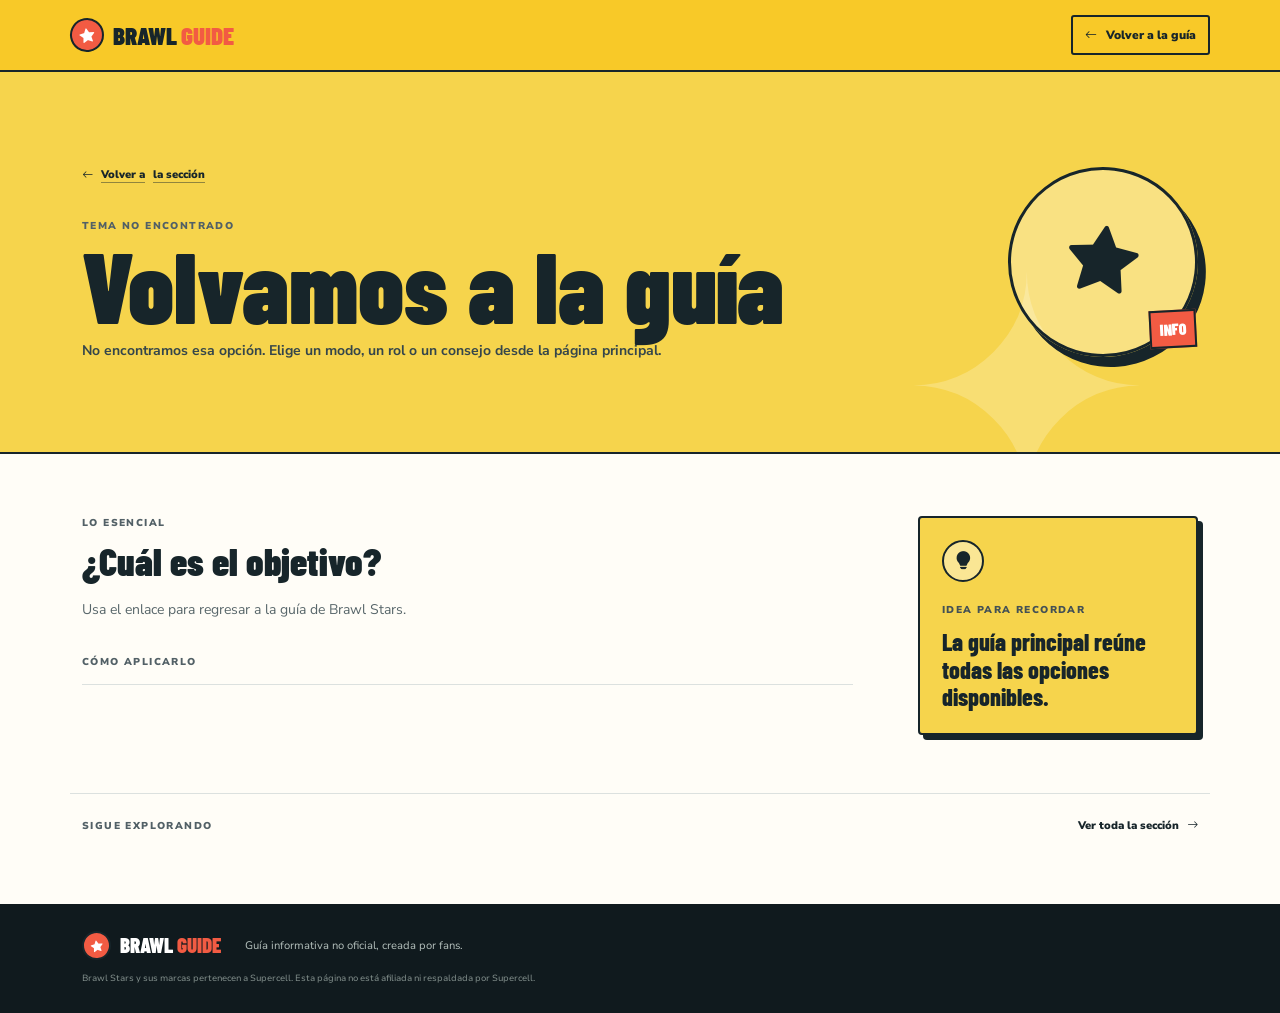
<file: detalle.html>
<!doctype html>
<html lang="es">
<head>
    <meta charset="utf-8">
    <meta name="viewport" content="width=device-width, initial-scale=1">
    <meta name="description" content="Más información sobre Brawl Stars.">
    <meta name="theme-color" content="#f8c928">
    <title>Detalle | Brawl Guide</title>
    <link rel="preconnect" href="https://fonts.googleapis.com">
    <link rel="preconnect" href="https://fonts.gstatic.com" crossorigin>
    <link href="https://fonts.googleapis.com/css2?family=Barlow+Condensed:wght@600;700;800;900&family=Nunito+Sans:wght@400;600;700;800;900&display=swap" rel="stylesheet">
    <link href="https://cdn.jsdelivr.net/npm/bootstrap@5.3.3/dist/css/bootstrap.min.css" rel="stylesheet">
    <link href="https://cdn.jsdelivr.net/npm/bootstrap-icons@1.11.3/font/bootstrap-icons.min.css" rel="stylesheet">
    <link rel="stylesheet" href="style.css">
</head>
<body class="detail-body">
    <header class="site-header">
        <nav class="navbar container" aria-label="Navegación principal">
            <a class="navbar-brand game-brand" href="index.html#inicio" aria-label="Brawl Guide, inicio"><span class="brand-star"><i class="bi bi-star-fill" aria-hidden="true"></i></span><span>BRAWL<span class="brand-accent">GUIDE</span></span></a>
            <a class="detail-back" id="backToGuide" href="index.html"><i class="bi bi-arrow-left" aria-hidden="true"></i> Volver a la guía</a>
        </nav>
    </header>

    <main id="detailPage" class="detail-page" data-tone="yellow">
        <section class="detail-hero">
            <div class="container detail-hero-inner">
                <div class="detail-copy">
                    <a class="detail-breadcrumb" id="detailBreadcrumb" href="index.html#modos"><i class="bi bi-arrow-left" aria-hidden="true"></i> Volver a <span id="detailCategoryBack">la sección</span></a>
                    <span class="detail-kicker" id="detailCategory">GUÍA DE JUEGO</span>
                    <h1 id="detailTitle">Cargando...</h1>
                    <p id="detailLead"></p>
                </div>
                <div class="detail-symbol" aria-hidden="true"><i id="detailIcon" class="bi bi-star-fill"></i><span>INFO</span></div>
            </div>
            <span class="detail-background-mark" aria-hidden="true">✦</span>
        </section>

        <section class="detail-content container">
            <div class="detail-main-copy">
                <span class="detail-section-label">LO ESENCIAL</span>
                <h2 id="objectiveTitle">¿Cuál es el objetivo?</h2>
                <p id="detailObjective"></p>
                <div class="detail-steps-block">
                    <span class="detail-section-label">CÓMO APLICARLO</span>
                    <ul id="detailSteps" class="detail-steps"></ul>
                </div>
            </div>
            <aside class="detail-tip-panel">
                <span class="detail-tip-icon"><i class="bi bi-lightbulb-fill" aria-hidden="true"></i></span>
                <span class="detail-section-label">IDEA PARA RECORDAR</span>
                <p id="detailTakeaway"></p>
            </aside>
        </section>

        <section class="related-section container">
            <div class="related-heading"><span class="detail-section-label">SIGUE EXPLORANDO</span><a id="detailMoreLink" href="index.html#modos">Ver toda la sección <i class="bi bi-arrow-right" aria-hidden="true"></i></a></div>
            <nav id="relatedLinks" class="related-links" aria-label="Más temas relacionados"></nav>
        </section>
    </main>

    <footer class="site-footer"><div class="container footer-inner"><a class="navbar-brand game-brand" href="index.html#inicio"><span class="brand-star"><i class="bi bi-star-fill" aria-hidden="true"></i></span><span>BRAWL<span class="brand-accent">GUIDE</span></span></a><p>Guía informativa no oficial, creada por fans.</p><small>Brawl Stars y sus marcas pertenecen a Supercell. Esta página no está afiliada ni respaldada por Supercell.</small></div></footer>
    <script src="detalle.js"></script>
</body>
</html>
</file>
<file: style.css>
:root {
	--ink: #17252a;
	--night: #142126;
	--yellow: #f8c928;
	--coral: #f25b43;
	--cyan: #50d8d0;
	--paper: #fffdf7;
	--muted: #687579;
	--line: #dce1df;
	--display: "Barlow Condensed", Impact, sans-serif;
	--body: "Nunito Sans", sans-serif;
}

* { box-sizing: border-box; }
html { scroll-behavior: smooth; scroll-padding-top: 76px; }
body { margin: 0; color: var(--ink); background: var(--paper); font-family: var(--body); -webkit-font-smoothing: antialiased; }
a { color: inherit; }
.site-header { position: sticky; z-index: 20; top: 0; background: var(--yellow); border-bottom: 2px solid var(--ink); }
.site-header .navbar { min-height: 70px; }
.game-brand { display: inline-flex; align-items: center; gap: 9px; color: var(--ink); font-family: var(--display); font-size: 25px; font-weight: 900; line-height: .9; }
.game-brand:hover { color: var(--ink); }
.brand-star { display: grid; width: 34px; height: 34px; place-items: center; border: 2px solid var(--ink); border-radius: 50%; background: var(--coral); color: white; font-size: 15px; transform: rotate(-10deg); }
.brand-accent { margin-left: 4px; color: var(--coral); }
.navbar-nav .nav-link { padding: 10px 9px; color: var(--ink); font-size: 12px; font-weight: 900; }
.navbar-nav .nav-link:hover { color: #764133; }
.nav-official { display: inline-flex; align-items: center; gap: 6px; border: 2px solid var(--ink); border-radius: 3px; padding: 8px 12px !important; }
.navbar-toggler { border: 2px solid var(--ink); border-radius: 3px; padding: 5px 8px; }
.navbar-toggler:focus { box-shadow: 0 0 0 3px rgba(23, 37, 42, .18); }

.hero { background: var(--night); }
.hero .carousel-item { position: relative; height: min(690px, 78vh); min-height: 520px; overflow: hidden; }
.hero-image { width: 100%; height: 100%; object-fit: cover; object-position: center; }
.hero-overlay { position: absolute; inset: 0; background: linear-gradient(90deg, rgba(13, 28, 33, .94) 0%, rgba(13, 28, 33, .74) 44%, rgba(13, 28, 33, .12) 100%); }
.overlay-cyan { background: linear-gradient(90deg, rgba(7, 39, 45, .92), rgba(7, 39, 45, .58) 48%, rgba(7, 39, 45, .1)); }
.overlay-red { background: linear-gradient(90deg, rgba(47, 24, 26, .92), rgba(47, 24, 26, .58) 48%, rgba(47, 24, 26, .12)); }
.hero-content { position: absolute; inset: 0; display: flex; flex-direction: column; align-items: flex-start; justify-content: center; padding-top: 10px; padding-bottom: 48px; color: white; }
.hero-kicker { display: inline-flex; align-items: center; gap: 8px; margin-bottom: 17px; color: var(--yellow); font-size: 10px; font-weight: 900; letter-spacing: 1.6px; }
.kicker-star { font-size: 18px; }
.hero-content h1, .hero-content h2 { max-width: 760px; margin: 0; font-family: var(--display); font-size: clamp(74px, 11vw, 142px); font-weight: 900; line-height: .76; }
.hero-content h1 > span, .hero-content h2 > span { color: var(--yellow); }
.hero-content p { max-width: 420px; margin: 27px 0 21px; color: rgba(255, 255, 255, .87); font-size: 15px; font-weight: 700; line-height: 1.7; }
.hero-link { display: inline-flex; align-items: center; gap: 28px; padding: 11px 14px; border: 2px solid var(--yellow); border-radius: 3px; background: var(--yellow); color: var(--ink); font-size: 12px; font-weight: 900; text-decoration: none; transition: background .15s ease, color .15s ease; }
.hero-link:hover { background: transparent; color: var(--yellow); }
.hero-link i { font-size: 16px; }
.slide-stamp { position: absolute; right: max(calc((100% - 1320px) / 2 + 8px), 28px); bottom: 34px; z-index: 2; color: var(--yellow); font-family: var(--display); font-size: 28px; font-weight: 800; }
.slide-stamp i { color: white; font-size: 13px; font-style: normal; }
.hero .carousel-indicators { right: auto; bottom: 38px; left: max(calc((100% - 1320px) / 2 + 12px), 28px); justify-content: flex-start; gap: 7px; margin: 0; }
.hero .carousel-indicators [data-bs-target] { width: 25px; height: 5px; margin: 0; border: 0; background: white; opacity: .45; }
.hero .carousel-indicators .active { width: 48px; background: var(--yellow); opacity: 1; }
.hero .carousel-control-prev, .hero .carousel-control-next { z-index: 3; width: 7%; }
.hero-note { display: flex; min-height: 43px; align-items: center; justify-content: center; gap: 9px; padding: 7px 16px; background: #26383d; color: #dce5e2; font-size: 10px; text-align: center; }
.note-mark { display: grid; width: 17px; height: 17px; flex: 0 0 17px; place-items: center; border-radius: 50%; background: var(--yellow); color: var(--ink); font-size: 11px; font-weight: 900; }

.intro-band { border-bottom: 1px solid var(--line); background: white; }
.intro-inner { display: grid; min-height: 112px; grid-template-columns: 150px 1fr auto; align-items: center; gap: 26px; }
.intro-label, .section-number { color: #627075; font-size: 10px; font-weight: 900; letter-spacing: 1.3px; }
.intro-inner p { max-width: 740px; margin: 0; color: #4a595e; font-size: 14px; line-height: 1.7; }
.intro-inner p strong { color: var(--ink); }
.intro-inner > a { display: inline-flex; align-items: center; gap: 9px; color: var(--ink); font-size: 12px; font-weight: 900; text-decoration-color: var(--coral); text-underline-offset: 4px; }

.section-space { padding: 86px 0 96px; }
.modes-section { background: #f5f3e9; }
.section-topline { display: flex; align-items: center; gap: 16px; }
.section-rule { width: 52px; height: 2px; background: var(--coral); }
.section-side-note { margin-left: auto; color: #879195; font-size: 9px; font-weight: 900; letter-spacing: 1.1px; text-align: right; }
.section-heading { display: grid; grid-template-columns: 1fr minmax(230px, 370px); align-items: end; gap: 45px; margin: 22px 0 34px; }
.section-heading h2, .roles-copy h2, .tips-heading h2 { margin: 0; font-family: var(--display); font-size: clamp(52px, 7vw, 82px); font-weight: 900; line-height: .84; }
.section-heading h2 span, .roles-copy h2 span, .tips-heading h2 span { color: var(--coral); }
.section-heading > p, .tips-heading > p { margin: 0 0 3px; color: var(--muted); font-size: 13px; font-weight: 700; line-height: 1.8; }
.mode-grid { display: grid; grid-template-columns: repeat(4, 1fr); gap: 13px; }
.mode-card { min-height: 270px; display: flex; flex-direction: column; align-items: flex-start; padding: 20px 19px 17px; border: 2px solid var(--ink); border-radius: 5px; box-shadow: 4px 4px 0 var(--ink); color: inherit; text-decoration: none; transition: transform .16s ease, box-shadow .16s ease; }
.mode-card:hover { transform: translate(2px, 2px); box-shadow: 2px 2px 0 var(--ink); }
.mode-card:focus-visible, .role-row:focus-visible, .tips-list > a:focus-visible { outline: 3px solid #2368a2; outline-offset: 4px; }
.mode-yellow { background: #f6d44c; }
.mode-coral { background: #f28a69; }
.mode-blue { background: #70d6d4; }
.mode-green { background: #a6d272; }
.mode-top { display: flex; width: 100%; align-items: flex-start; justify-content: space-between; }
.mode-symbol { display: grid; width: 44px; height: 44px; place-items: center; border: 2px solid var(--ink); border-radius: 50%; background: rgba(255, 255, 255, .45); font-size: 21px; }
.mode-index { font-family: var(--display); font-size: 18px; font-weight: 900; opacity: .56; }
.mode-card h3 { margin: 23px 0 7px; font-family: var(--display); font-size: 28px; font-weight: 800; }
.mode-card p { margin: 0 0 16px; color: #26363a; font-size: 11px; font-weight: 700; line-height: 1.65; }
.mode-tip { display: inline-flex; align-items: center; gap: 6px; margin-top: auto; font-size: 10px; font-weight: 900; }
.mode-disclaimer { margin: 20px 0 0; color: #7a8589; font-size: 10px; }

.roles-section { padding: 92px 0; background: var(--ink); color: white; }
.roles-layout { display: grid; grid-template-columns: .95fr 1.05fr; gap: 80px; align-items: center; }
.roles-section .section-number { color: #aab7b7; }
.roles-copy h2 { margin-top: 25px; font-size: clamp(48px, 6vw, 72px); }
.roles-copy h2 span { color: var(--yellow); }
.roles-copy > p { max-width: 420px; margin: 22px 0; color: #c3cdca; font-size: 12px; line-height: 1.8; }
.text-cta { display: inline-flex; align-items: center; gap: 11px; color: var(--yellow); font-size: 12px; font-weight: 900; text-decoration: none; }
.text-cta:hover { color: white; }
.role-list { border-top: 1px solid #455256; }
.role-row { display: grid; min-height: 94px; grid-template-columns: 48px 1fr 23px; align-items: center; gap: 15px; border-bottom: 1px solid #455256; color: inherit; text-decoration: none; transition: background .16s ease; }
.role-row:hover { background: rgba(255, 255, 255, .05); }
.role-row:hover h3 { color: var(--yellow); }
.role-icon { display: grid; width: 43px; height: 43px; place-items: center; border: 1px solid rgba(255, 255, 255, .2); border-radius: 4px; font-size: 19px; }
.role-red { background: #c94d3d; }
.role-blue { background: #367da1; }
.role-green { background: #55884f; }
.role-purple { background: #7c558f; }
.role-row h3 { margin: 0 0 4px; font-family: var(--display); font-size: 22px; font-weight: 800; }
.role-row p { max-width: 380px; margin: 0; color: #b2bfbd; font-size: 10px; line-height: 1.55; }
.role-arrow { color: var(--yellow); font-size: 15px; }

.tips-section { background: white; }
.tips-heading { display: grid; grid-template-columns: 1fr minmax(220px, 340px); align-items: end; gap: 40px; margin: 22px 0 30px; }
.tips-heading h2 { font-size: clamp(53px, 7vw, 82px); }
.tips-list { border-top: 2px solid var(--ink); }
.tips-list > a { display: grid; min-height: 85px; grid-template-columns: 70px 1fr 25px; align-items: center; gap: 16px; border-bottom: 1px solid var(--line); color: inherit; text-decoration: none; }
.tips-list > a:hover h3, .tips-list > a:hover > i { color: var(--coral); }
.tip-number { color: var(--coral); font-family: var(--display); font-size: 25px; font-weight: 900; }
.tips-list h3 { margin: 0 0 3px; font-family: var(--display); font-size: 23px; font-weight: 800; }
.tips-list p { margin: 0; color: var(--muted); font-size: 11px; line-height: 1.6; }
.tips-list > a > i { color: #778488; }

.official-band { padding: 44px 0; background: var(--cyan); }
.official-inner { display: grid; grid-template-columns: 58px 1fr auto; align-items: center; gap: 21px; }
.official-emblem { display: grid; width: 54px; height: 54px; place-items: center; border: 2px solid var(--ink); border-radius: 50%; background: var(--yellow); font-size: 23px; }
.official-inner .section-number { color: #405357; font-size: 9px; }
.official-inner h2 { margin: 3px 0 4px; font-family: var(--display); font-size: 30px; font-weight: 800; }
.official-inner p { margin: 0; color: #405357; font-size: 11px; }
.official-button { display: inline-flex; align-items: center; gap: 14px; border: 2px solid var(--ink); border-radius: 3px; padding: 11px 14px; background: var(--ink); color: white; font-size: 11px; font-weight: 900; text-decoration: none; }
.official-button:hover { background: transparent; color: var(--ink); }
.site-footer { padding: 27px 0; background: #101a1e; color: #e7eeea; }
.footer-inner { display: grid; grid-template-columns: auto 1fr; align-items: center; gap: 12px 24px; }
.footer-inner .game-brand { color: white; font-size: 21px; }
.footer-inner .brand-star { width: 29px; height: 29px; font-size: 12px; }
.footer-inner > p { margin: 0; color: #b4c0bc; font-size: 11px; }
.footer-inner > small { grid-column: 1 / -1; color: #84918e; font-size: 9px; }

.detail-body { min-height: 100vh; background: var(--paper); }
.detail-back { display: inline-flex; align-items: center; gap: 9px; border: 2px solid var(--ink); border-radius: 3px; padding: 9px 12px; color: var(--ink); font-size: 12px; font-weight: 900; text-decoration: none; }
.detail-back:hover { background: var(--ink); color: white; }
.detail-page { --detail-accent: #f8c928; --detail-bg: #f6d44c; --detail-ink: var(--ink); }
.detail-page[data-tone="coral"] { --detail-accent: #f25b43; --detail-bg: #f28a69; }
.detail-page[data-tone="blue"] { --detail-accent: #50d8d0; --detail-bg: #70d6d4; }
.detail-page[data-tone="green"] { --detail-accent: #a6d272; --detail-bg: #a6d272; }
.detail-page[data-tone="purple"] { --detail-accent: #c6a2d5; --detail-bg: #c6a2d5; }
.detail-hero { position: relative; overflow: hidden; min-height: 380px; border-bottom: 2px solid var(--ink); background: var(--detail-bg); }
.detail-hero-inner { position: relative; z-index: 1; display: grid; min-height: 380px; grid-template-columns: minmax(0, 1fr) 220px; align-items: center; gap: 45px; padding-top: 38px; padding-bottom: 38px; }
.detail-copy { max-width: 760px; }
.detail-breadcrumb { display: inline-flex; align-items: center; gap: 8px; margin-bottom: 35px; color: var(--ink); font-size: 11px; font-weight: 900; text-decoration: underline; text-decoration-color: rgba(23, 37, 42, .45); text-underline-offset: 4px; }
.detail-kicker, .detail-section-label { display: block; color: #526066; font-size: 10px; font-weight: 900; letter-spacing: 1.4px; }
.detail-copy h1 { margin: 8px 0 12px; color: var(--detail-ink); font-family: var(--display); font-size: clamp(58px, 9vw, 100px); font-weight: 900; line-height: .85; }
.detail-copy > p { max-width: 640px; margin: 0; color: #35464b; font-size: 14px; font-weight: 700; line-height: 1.7; }
.detail-symbol { position: relative; display: grid; width: 190px; height: 190px; place-items: center; justify-self: end; border: 3px solid var(--ink); border-radius: 50%; background: rgba(255, 255, 255, .3); box-shadow: 9px 9px 0 var(--ink); transform: rotate(7deg); }
.detail-symbol i { color: var(--ink); font-size: 70px; }
.detail-symbol span { position: absolute; right: -9px; bottom: 15px; padding: 5px 8px; border: 2px solid var(--ink); background: var(--coral); color: white; font-family: var(--display); font-size: 16px; font-weight: 900; transform: rotate(-10deg); }
.detail-background-mark { position: absolute; right: 10%; bottom: -95px; color: rgba(255, 255, 255, .22); font-size: 300px; line-height: 1; }
.detail-content { display: grid; grid-template-columns: minmax(0, 1fr) 280px; gap: 65px; padding-top: 62px; padding-bottom: 58px; }
.detail-main-copy h2 { margin: 8px 0 12px; font-family: var(--display); font-size: 38px; font-weight: 900; }
.detail-main-copy > p { max-width: 740px; margin: 0; color: #58666a; font-size: 14px; line-height: 1.8; }
.detail-steps-block { margin-top: 33px; }
.detail-steps { margin: 14px 0 0; padding: 0; border-top: 1px solid var(--line); list-style: none; }
.detail-steps li { display: grid; grid-template-columns: 38px 1fr; align-items: start; gap: 12px; padding: 14px 0; border-bottom: 1px solid var(--line); }
.detail-step-number { color: var(--coral); font-family: var(--display); font-size: 21px; font-weight: 900; }
.detail-steps li p { margin: 2px 0 0; color: #536166; font-size: 12px; line-height: 1.65; }
.detail-tip-panel { align-self: start; padding: 22px; border: 2px solid var(--ink); border-radius: 4px; background: var(--detail-bg); box-shadow: 5px 5px 0 var(--ink); }
.detail-tip-icon { display: grid; width: 42px; height: 42px; place-items: center; margin-bottom: 21px; border: 2px solid var(--ink); border-radius: 50%; background: rgba(255, 255, 255, .4); font-size: 18px; }
.detail-tip-panel .detail-section-label { color: #445155; }
.detail-tip-panel p { margin: 10px 0 0; color: var(--ink); font-family: var(--display); font-size: 24px; font-weight: 800; line-height: 1.15; }
.related-section { padding-top: 24px; padding-bottom: 54px; border-top: 1px solid var(--line); }
.related-heading { display: flex; align-items: center; justify-content: space-between; gap: 16px; }
.related-heading > a { display: inline-flex; align-items: center; gap: 8px; color: var(--ink); font-size: 11px; font-weight: 900; text-decoration: none; }
.related-heading > a:hover { color: var(--coral); }
.related-links { display: flex; flex-wrap: wrap; gap: 9px; margin-top: 16px; }
.related-links a { border: 1px solid #bac3c3; border-radius: 2px; padding: 8px 11px; color: #37474b; font-size: 11px; font-weight: 800; text-decoration: none; }
.related-links a:hover { border-color: var(--ink); background: var(--ink); color: white; }

@media (max-width: 991.98px) {
	.navbar-collapse { padding: 8px 0 15px; }
	.navbar-nav { align-items: flex-start !important; }
	.hero .carousel-item { height: 610px; }
	.mode-grid { grid-template-columns: repeat(2, 1fr); }
	.roles-layout { gap: 38px; }
}

@media (max-width: 767.98px) {
	html { scroll-padding-top: 65px; }
	.site-header .navbar { min-height: 62px; }
	.hero .carousel-item { height: 550px; min-height: 0; }
	.hero-image { object-position: 58% center; }
	.hero-overlay, .overlay-cyan, .overlay-red { background: linear-gradient(90deg, rgba(13, 28, 33, .88), rgba(13, 28, 33, .49)); }
	.hero-content { padding-right: 48px; padding-bottom: 36px; }
	.hero-content h1, .hero-content h2 { font-size: clamp(72px, 15vw, 108px); }
	.hero-content p { max-width: 340px; font-size: 13px; }
	.hero .carousel-control-prev, .hero .carousel-control-next { width: 10%; }
	.slide-stamp { right: 18px; bottom: 24px; font-size: 22px; }
	.hero .carousel-indicators { bottom: 32px; left: 22px; }
	.intro-inner { grid-template-columns: 1fr auto; gap: 8px 18px; padding-top: 20px; padding-bottom: 20px; }
	.intro-label { grid-column: 1 / -1; }
	.intro-inner p { font-size: 12px; }
	.intro-inner > a { align-self: end; white-space: nowrap; }
	.section-space, .roles-section { padding: 65px 0 72px; }
	.section-side-note { max-width: 140px; font-size: 8px; }
	.section-heading, .tips-heading { grid-template-columns: 1fr; gap: 18px; }
	.section-heading h2, .tips-heading h2 { font-size: clamp(54px, 12vw, 75px); }
	.section-heading > p, .tips-heading > p { max-width: 470px; }
	.mode-card { min-height: 255px; padding: 16px; }
	.roles-layout { grid-template-columns: 1fr; gap: 39px; }
	.roles-copy h2 { font-size: clamp(52px, 12vw, 72px); }
	.official-inner { grid-template-columns: 48px 1fr; gap: 15px; }
	.official-emblem { width: 46px; height: 46px; font-size: 19px; }
	.official-inner h2 { font-size: 25px; }
	.official-button { grid-column: 2; width: fit-content; }
}

@media (max-width: 480px) {
	.game-brand { font-size: 22px; }
	.hero .carousel-item { height: 515px; }
	.hero-content { padding-right: 38px; }
	.hero-content h1, .hero-content h2 { font-size: 70px; }
	.hero-kicker { font-size: 8px; letter-spacing: 1px; }
	.hero-content p { max-width: 265px; font-size: 12px; }
	.hero-link { gap: 17px; font-size: 11px; }
	.hero-note { justify-content: flex-start; font-size: 9px; text-align: left; }
	.intro-inner { grid-template-columns: 1fr; }
	.intro-label { grid-column: auto; }
	.intro-inner > a { margin-top: 5px; }
	.section-topline { gap: 9px; }
	.section-number { font-size: 8px; letter-spacing: .9px; }
	.section-side-note { max-width: 110px; font-size: 7px; }
	.mode-grid { gap: 10px; }
	.mode-card { min-height: 264px; padding: 13px 11px; box-shadow: 3px 3px 0 var(--ink); }
	.mode-symbol { width: 38px; height: 38px; font-size: 18px; }
	.mode-card h3 { margin-top: 18px; font-size: 24px; }
	.mode-card p { font-size: 10px; }
	.mode-tip { font-size: 9px; }
	.role-row { grid-template-columns: 40px 1fr 16px; gap: 10px; }
	.role-icon { width: 38px; height: 38px; font-size: 16px; }
	.role-row h3 { font-size: 20px; }
	.role-row p { font-size: 9px; }
	.tips-list > a { grid-template-columns: 42px 1fr 16px; gap: 9px; padding: 12px 0; }
	.tip-number { font-size: 21px; }
	.tips-list h3 { font-size: 21px; }
	.tips-list p { font-size: 10px; }
	.official-inner h2 { font-size: 22px; }
	.official-inner p { line-height: 1.6; }
	.footer-inner { grid-template-columns: 1fr; }
	.footer-inner > small { grid-column: auto; line-height: 1.6; }
	.detail-back { padding: 8px 9px; font-size: 10px; }
	.detail-hero, .detail-hero-inner { min-height: 350px; }
	.detail-hero-inner { grid-template-columns: minmax(0, 1fr) 90px; gap: 12px; padding-top: 25px; padding-bottom: 25px; }
	.detail-breadcrumb { margin-bottom: 29px; font-size: 10px; }
	.detail-copy h1 { font-size: clamp(47px, 12vw, 66px); overflow-wrap: anywhere; }
	.detail-copy > p { font-size: 11px; }
	.detail-kicker { font-size: 8px; }
	.detail-symbol { width: 78px; height: 78px; border-width: 2px; box-shadow: 4px 4px 0 var(--ink); }
	.detail-symbol i { font-size: 31px; }
	.detail-symbol span { right: -8px; bottom: 4px; font-size: 11px; }
	.detail-content { grid-template-columns: 1fr; gap: 30px; padding-top: 40px; padding-bottom: 40px; }
	.detail-main-copy h2 { font-size: 32px; }
	.detail-main-copy > p { font-size: 12px; }
	.detail-tip-panel { max-width: none; }
	.related-heading { align-items: flex-start; flex-direction: column; }
}

@media (prefers-reduced-motion: reduce) {
	*, *::before, *::after { scroll-behavior: auto !important; transition-duration: .01ms !important; animation-duration: .01ms !important; }
}
</file>
